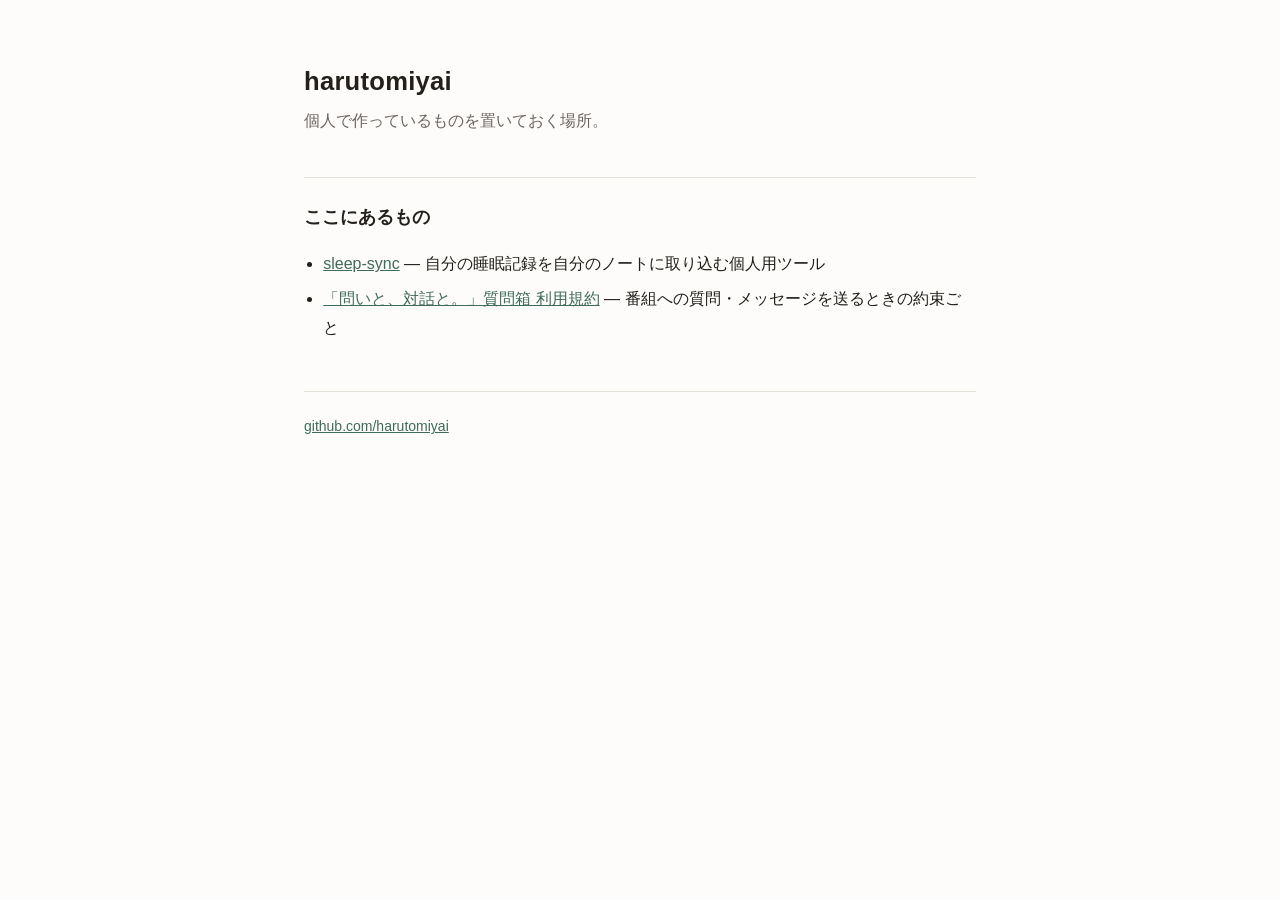
<file: index.html>
<!doctype html>
<html lang="ja">
<meta charset="utf-8">
<meta name="viewport" content="width=device-width, initial-scale=1">
<title>harutomiyai</title>
<link rel="stylesheet" href="/style.css">
<main>
  <h1>harutomiyai</h1>
  <p class="lede">個人で作っているものを置いておく場所。</p>
  <h2>ここにあるもの</h2>
  <ul>
    <li><a href="/sleep-sync/">sleep-sync</a> — 自分の睡眠記録を自分のノートに取り込む個人用ツール</li>
    <li><a href="/podcast/terms.html">「問いと、対話と。」質問箱 利用規約</a> — 番組への質問・メッセージを送るときの約束ごと</li>
  </ul>
  <p class="meta"><a href="https://github.com/harutomiyai">github.com/harutomiyai</a></p>
</main>
</file>
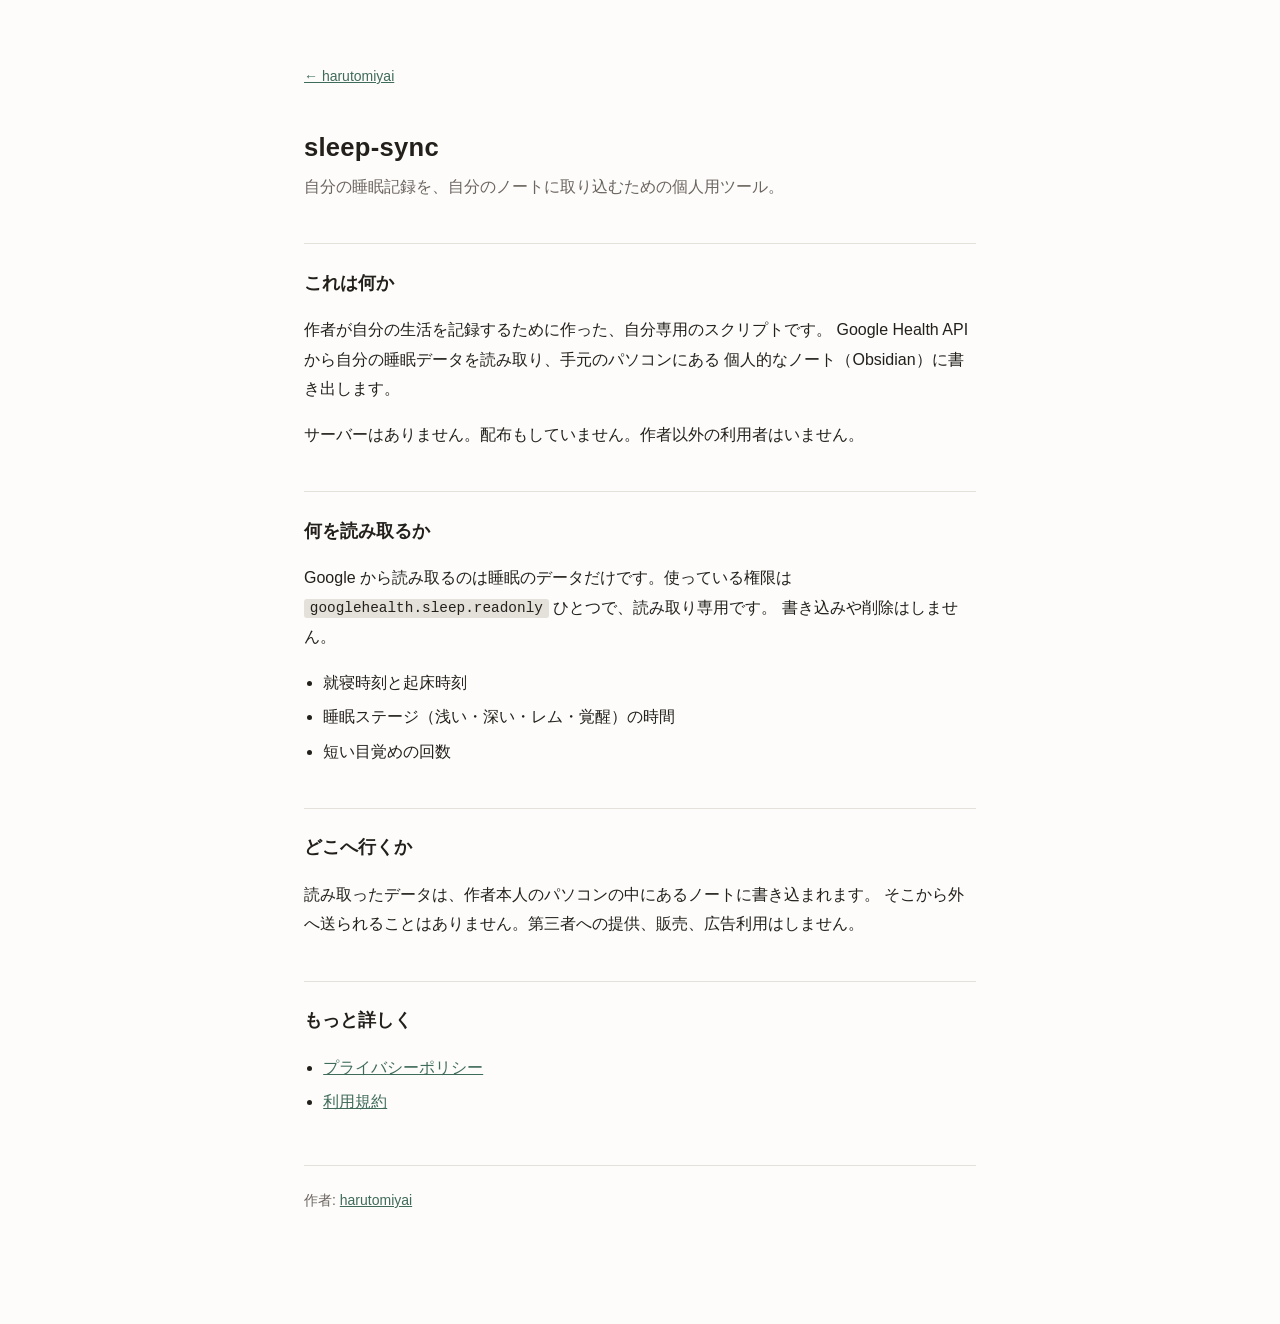
<file: sleep-sync/index.html>
<!doctype html>
<html lang="ja">
<meta charset="utf-8">
<meta name="viewport" content="width=device-width, initial-scale=1">
<title>sleep-sync</title>
<link rel="stylesheet" href="/style.css">
<main>
  <nav><a href="/">← harutomiyai</a></nav>
  <h1>sleep-sync</h1>
  <p class="lede">自分の睡眠記録を、自分のノートに取り込むための個人用ツール。</p>

  <h2>これは何か</h2>
  <p>
    作者が自分の生活を記録するために作った、自分専用のスクリプトです。
    Google Health API から自分の睡眠データを読み取り、手元のパソコンにある
    個人的なノート（Obsidian）に書き出します。
  </p>
  <p>
    サーバーはありません。配布もしていません。作者以外の利用者はいません。
  </p>

  <h2>何を読み取るか</h2>
  <p>
    Google から読み取るのは睡眠のデータだけです。使っている権限は
    <code>googlehealth.sleep.readonly</code> ひとつで、読み取り専用です。
    書き込みや削除はしません。
  </p>
  <ul>
    <li>就寝時刻と起床時刻</li>
    <li>睡眠ステージ（浅い・深い・レム・覚醒）の時間</li>
    <li>短い目覚めの回数</li>
  </ul>

  <h2>どこへ行くか</h2>
  <p>
    読み取ったデータは、作者本人のパソコンの中にあるノートに書き込まれます。
    そこから外へ送られることはありません。第三者への提供、販売、広告利用はしません。
  </p>

  <h2>もっと詳しく</h2>
  <ul>
    <li><a href="/sleep-sync/privacy.html">プライバシーポリシー</a></li>
    <li><a href="/sleep-sync/terms.html">利用規約</a></li>
  </ul>

  <p class="meta">
    作者: <a href="https://github.com/harutomiyai">harutomiyai</a>
  </p>
</main>
</file>
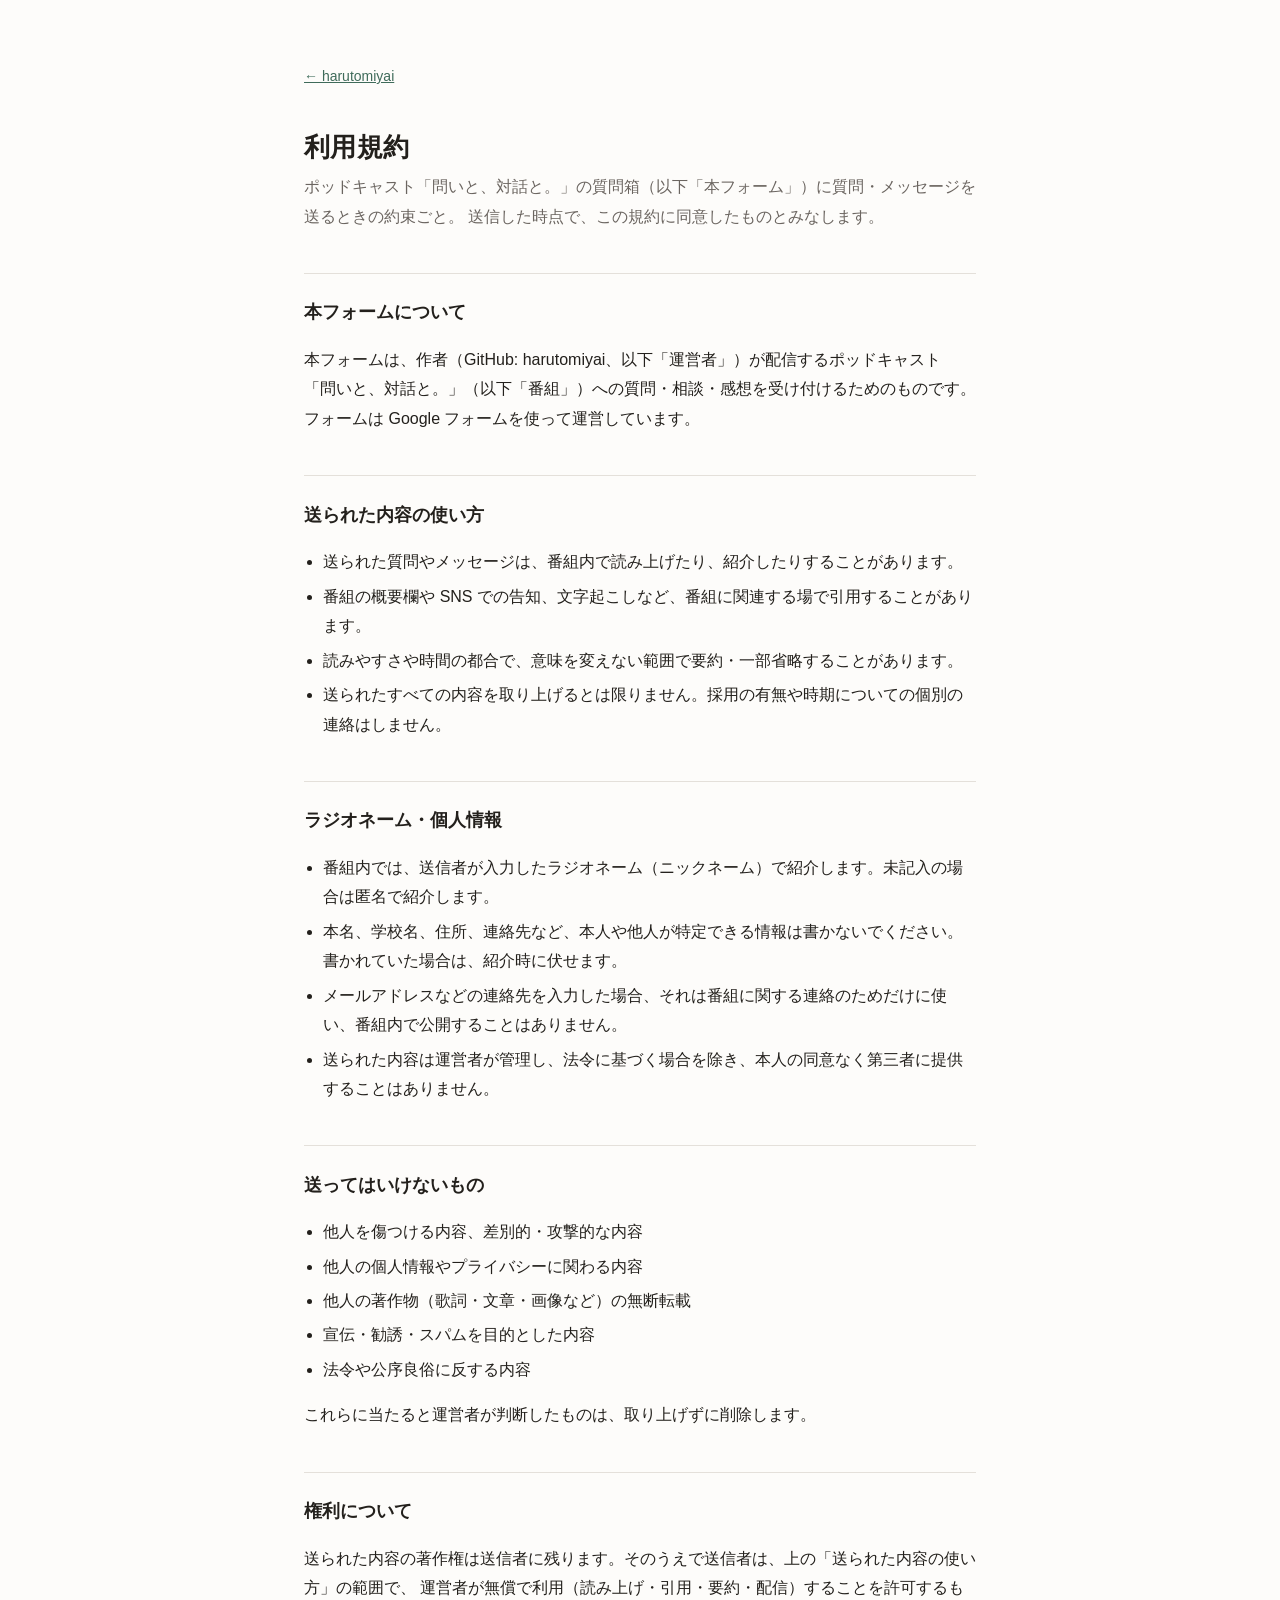
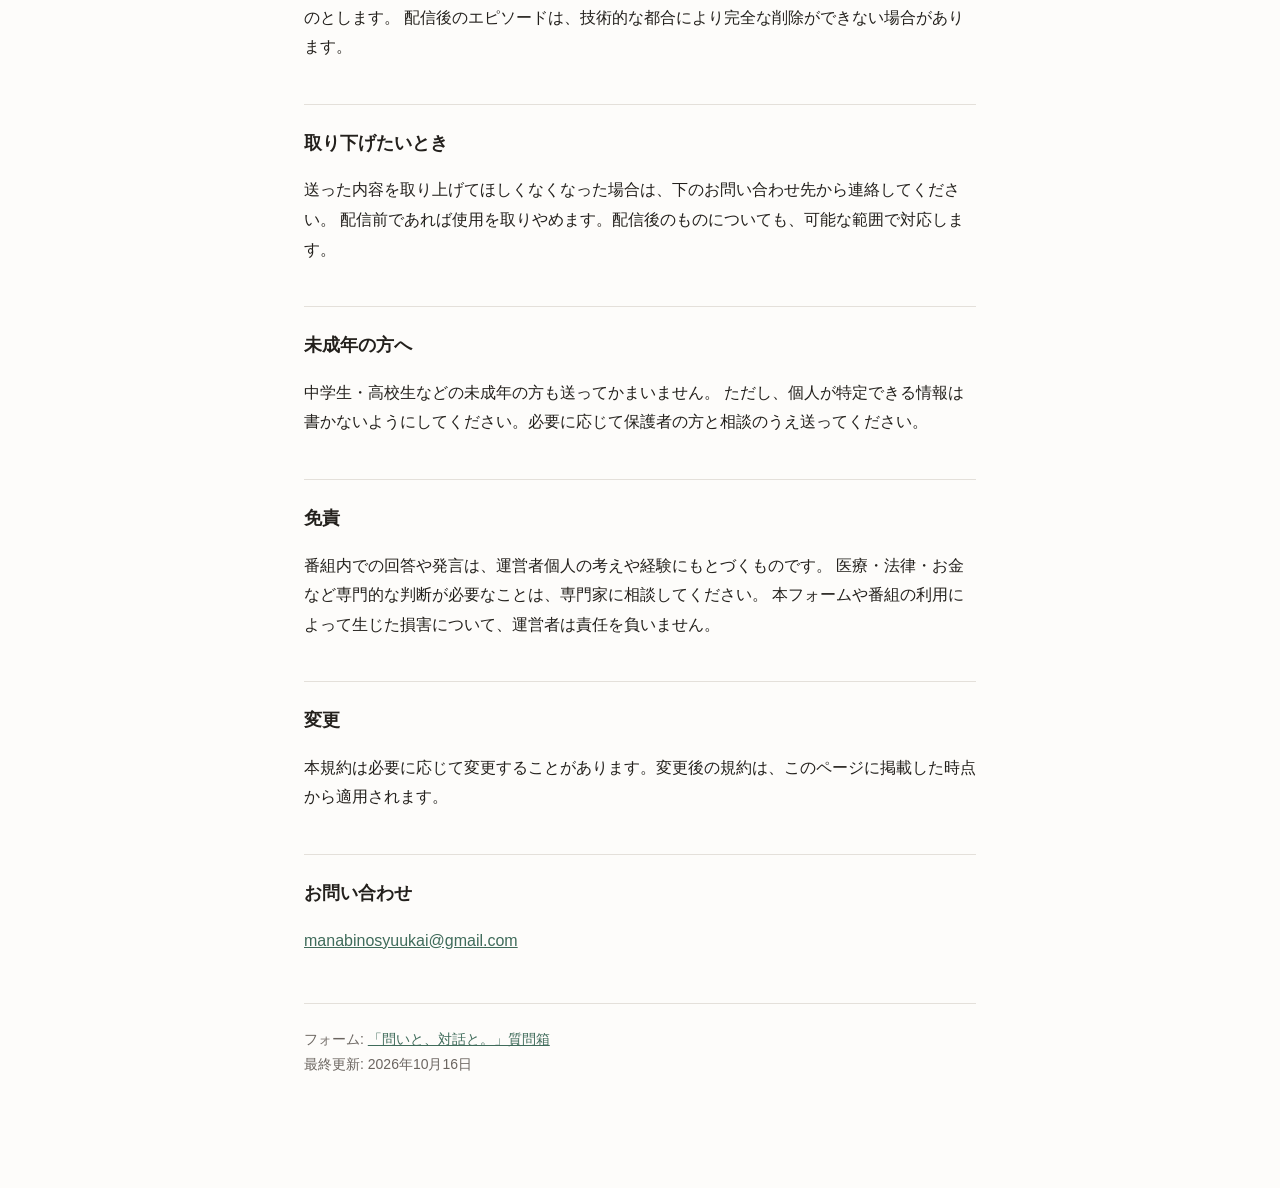
<file: podcast/terms.html>
<!doctype html>
<html lang="ja">
<meta charset="utf-8">
<meta name="viewport" content="width=device-width, initial-scale=1">
<title>利用規約 — 問いと、対話と。</title>
<link rel="stylesheet" href="/style.css">
<main>
  <nav><a href="/">← harutomiyai</a></nav>
  <h1>利用規約</h1>
  <p class="lede">
    ポッドキャスト「問いと、対話と。」の質問箱（以下「本フォーム」）に質問・メッセージを送るときの約束ごと。
    送信した時点で、この規約に同意したものとみなします。
  </p>

  <h2>本フォームについて</h2>
  <p>
    本フォームは、作者（GitHub: harutomiyai、以下「運営者」）が配信するポッドキャスト
    「問いと、対話と。」（以下「番組」）への質問・相談・感想を受け付けるためのものです。
    フォームは Google フォームを使って運営しています。
  </p>

  <h2>送られた内容の使い方</h2>
  <ul>
    <li>送られた質問やメッセージは、番組内で読み上げたり、紹介したりすることがあります。</li>
    <li>番組の概要欄や SNS での告知、文字起こしなど、番組に関連する場で引用することがあります。</li>
    <li>読みやすさや時間の都合で、意味を変えない範囲で要約・一部省略することがあります。</li>
    <li>送られたすべての内容を取り上げるとは限りません。採用の有無や時期についての個別の連絡はしません。</li>
  </ul>

  <h2>ラジオネーム・個人情報</h2>
  <ul>
    <li>番組内では、送信者が入力したラジオネーム（ニックネーム）で紹介します。未記入の場合は匿名で紹介します。</li>
    <li>本名、学校名、住所、連絡先など、本人や他人が特定できる情報は書かないでください。書かれていた場合は、紹介時に伏せます。</li>
    <li>メールアドレスなどの連絡先を入力した場合、それは番組に関する連絡のためだけに使い、番組内で公開することはありません。</li>
    <li>送られた内容は運営者が管理し、法令に基づく場合を除き、本人の同意なく第三者に提供することはありません。</li>
  </ul>

  <h2>送ってはいけないもの</h2>
  <ul>
    <li>他人を傷つける内容、差別的・攻撃的な内容</li>
    <li>他人の個人情報やプライバシーに関わる内容</li>
    <li>他人の著作物（歌詞・文章・画像など）の無断転載</li>
    <li>宣伝・勧誘・スパムを目的とした内容</li>
    <li>法令や公序良俗に反する内容</li>
  </ul>
  <p>これらに当たると運営者が判断したものは、取り上げずに削除します。</p>

  <h2>権利について</h2>
  <p>
    送られた内容の著作権は送信者に残ります。そのうえで送信者は、上の「送られた内容の使い方」の範囲で、
    運営者が無償で利用（読み上げ・引用・要約・配信）することを許可するものとします。
    配信後のエピソードは、技術的な都合により完全な削除ができない場合があります。
  </p>

  <h2>取り下げたいとき</h2>
  <p>
    送った内容を取り上げてほしくなくなった場合は、下のお問い合わせ先から連絡してください。
    配信前であれば使用を取りやめます。配信後のものについても、可能な範囲で対応します。
  </p>

  <h2>未成年の方へ</h2>
  <p>
    中学生・高校生などの未成年の方も送ってかまいません。
    ただし、個人が特定できる情報は書かないようにしてください。必要に応じて保護者の方と相談のうえ送ってください。
  </p>

  <h2>免責</h2>
  <p>
    番組内での回答や発言は、運営者個人の考えや経験にもとづくものです。
    医療・法律・お金など専門的な判断が必要なことは、専門家に相談してください。
    本フォームや番組の利用によって生じた損害について、運営者は責任を負いません。
  </p>

  <h2>変更</h2>
  <p>本規約は必要に応じて変更することがあります。変更後の規約は、このページに掲載した時点から適用されます。</p>

  <h2>お問い合わせ</h2>
  <p><a href="mailto:manabinosyuukai@gmail.com">manabinosyuukai@gmail.com</a></p>

  <p class="meta">
    フォーム: <a href="https://forms.gle/g9gMB6JhNDCc6LJQ9">「問いと、対話と。」質問箱</a><br>
    最終更新: 2026年10月16日
  </p>
</main>
</file>
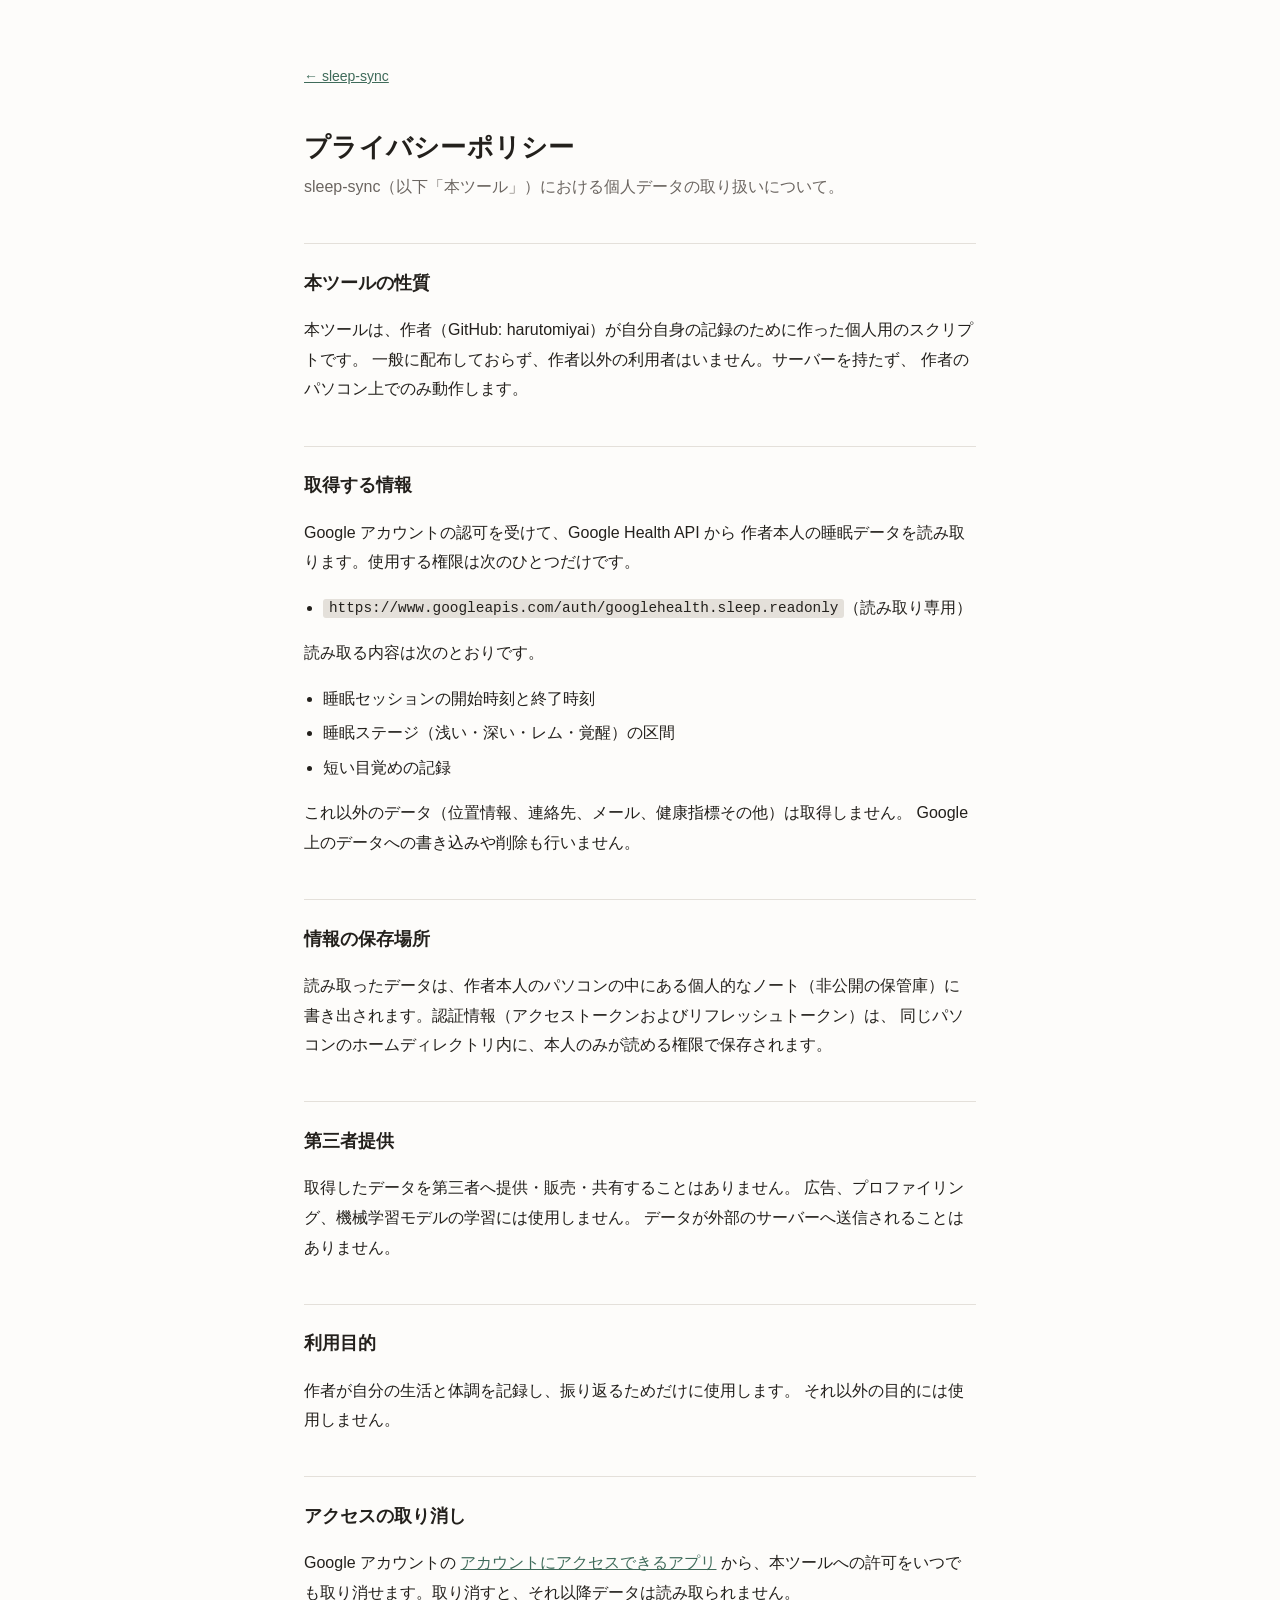
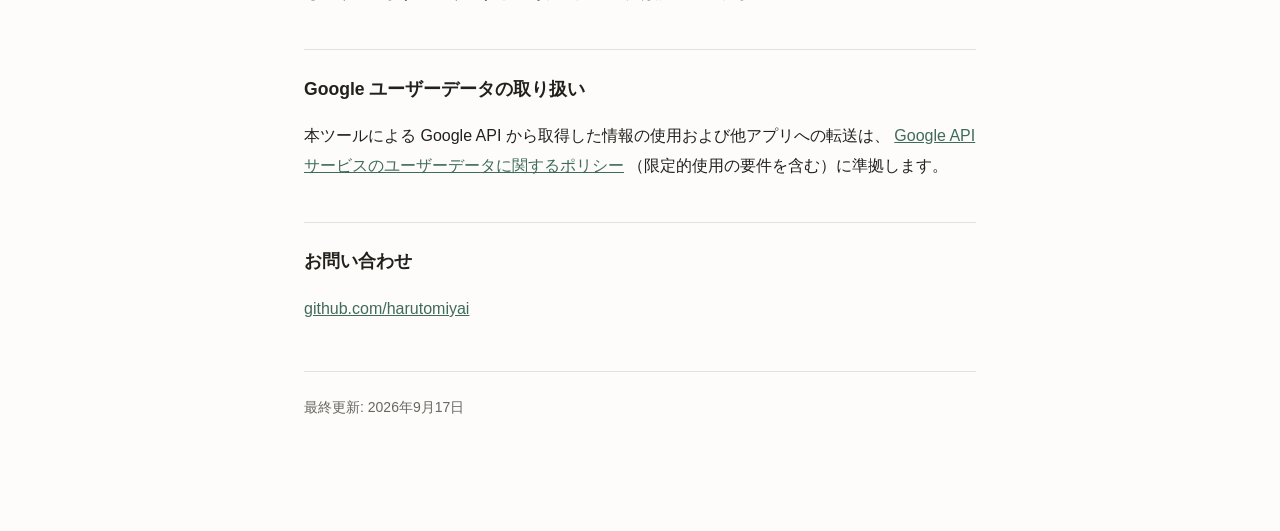
<file: sleep-sync/privacy.html>
<!doctype html>
<html lang="ja">
<meta charset="utf-8">
<meta name="viewport" content="width=device-width, initial-scale=1">
<title>プライバシーポリシー — sleep-sync</title>
<link rel="stylesheet" href="/style.css">
<main>
  <nav><a href="/sleep-sync/">← sleep-sync</a></nav>
  <h1>プライバシーポリシー</h1>
  <p class="lede">sleep-sync（以下「本ツール」）における個人データの取り扱いについて。</p>

  <h2>本ツールの性質</h2>
  <p>
    本ツールは、作者（GitHub: harutomiyai）が自分自身の記録のために作った個人用のスクリプトです。
    一般に配布しておらず、作者以外の利用者はいません。サーバーを持たず、
    作者のパソコン上でのみ動作します。
  </p>

  <h2>取得する情報</h2>
  <p>
    Google アカウントの認可を受けて、Google Health API から
    作者本人の睡眠データを読み取ります。使用する権限は次のひとつだけです。
  </p>
  <ul>
    <li><code>https://www.googleapis.com/auth/googlehealth.sleep.readonly</code>（読み取り専用）</li>
  </ul>
  <p>読み取る内容は次のとおりです。</p>
  <ul>
    <li>睡眠セッションの開始時刻と終了時刻</li>
    <li>睡眠ステージ（浅い・深い・レム・覚醒）の区間</li>
    <li>短い目覚めの記録</li>
  </ul>
  <p>
    これ以外のデータ（位置情報、連絡先、メール、健康指標その他）は取得しません。
    Google 上のデータへの書き込みや削除も行いません。
  </p>

  <h2>情報の保存場所</h2>
  <p>
    読み取ったデータは、作者本人のパソコンの中にある個人的なノート（非公開の保管庫）に
    書き出されます。認証情報（アクセストークンおよびリフレッシュトークン）は、
    同じパソコンのホームディレクトリ内に、本人のみが読める権限で保存されます。
  </p>

  <h2>第三者提供</h2>
  <p>
    取得したデータを第三者へ提供・販売・共有することはありません。
    広告、プロファイリング、機械学習モデルの学習には使用しません。
    データが外部のサーバーへ送信されることはありません。
  </p>

  <h2>利用目的</h2>
  <p>
    作者が自分の生活と体調を記録し、振り返るためだけに使用します。
    それ以外の目的には使用しません。
  </p>

  <h2>アクセスの取り消し</h2>
  <p>
    Google アカウントの
    <a href="https://myaccount.google.com/permissions">アカウントにアクセスできるアプリ</a>
    から、本ツールへの許可をいつでも取り消せます。取り消すと、それ以降データは読み取られません。
  </p>

  <h2>Google ユーザーデータの取り扱い</h2>
  <p>
    本ツールによる Google API から取得した情報の使用および他アプリへの転送は、
    <a href="https://developers.google.com/terms/api-services-user-data-policy">Google API サービスのユーザーデータに関するポリシー</a>
    （限定的使用の要件を含む）に準拠します。
  </p>

  <h2>お問い合わせ</h2>
  <p><a href="https://github.com/harutomiyai">github.com/harutomiyai</a></p>

  <p class="meta">最終更新: 2026年9月17日</p>
</main>
</file>
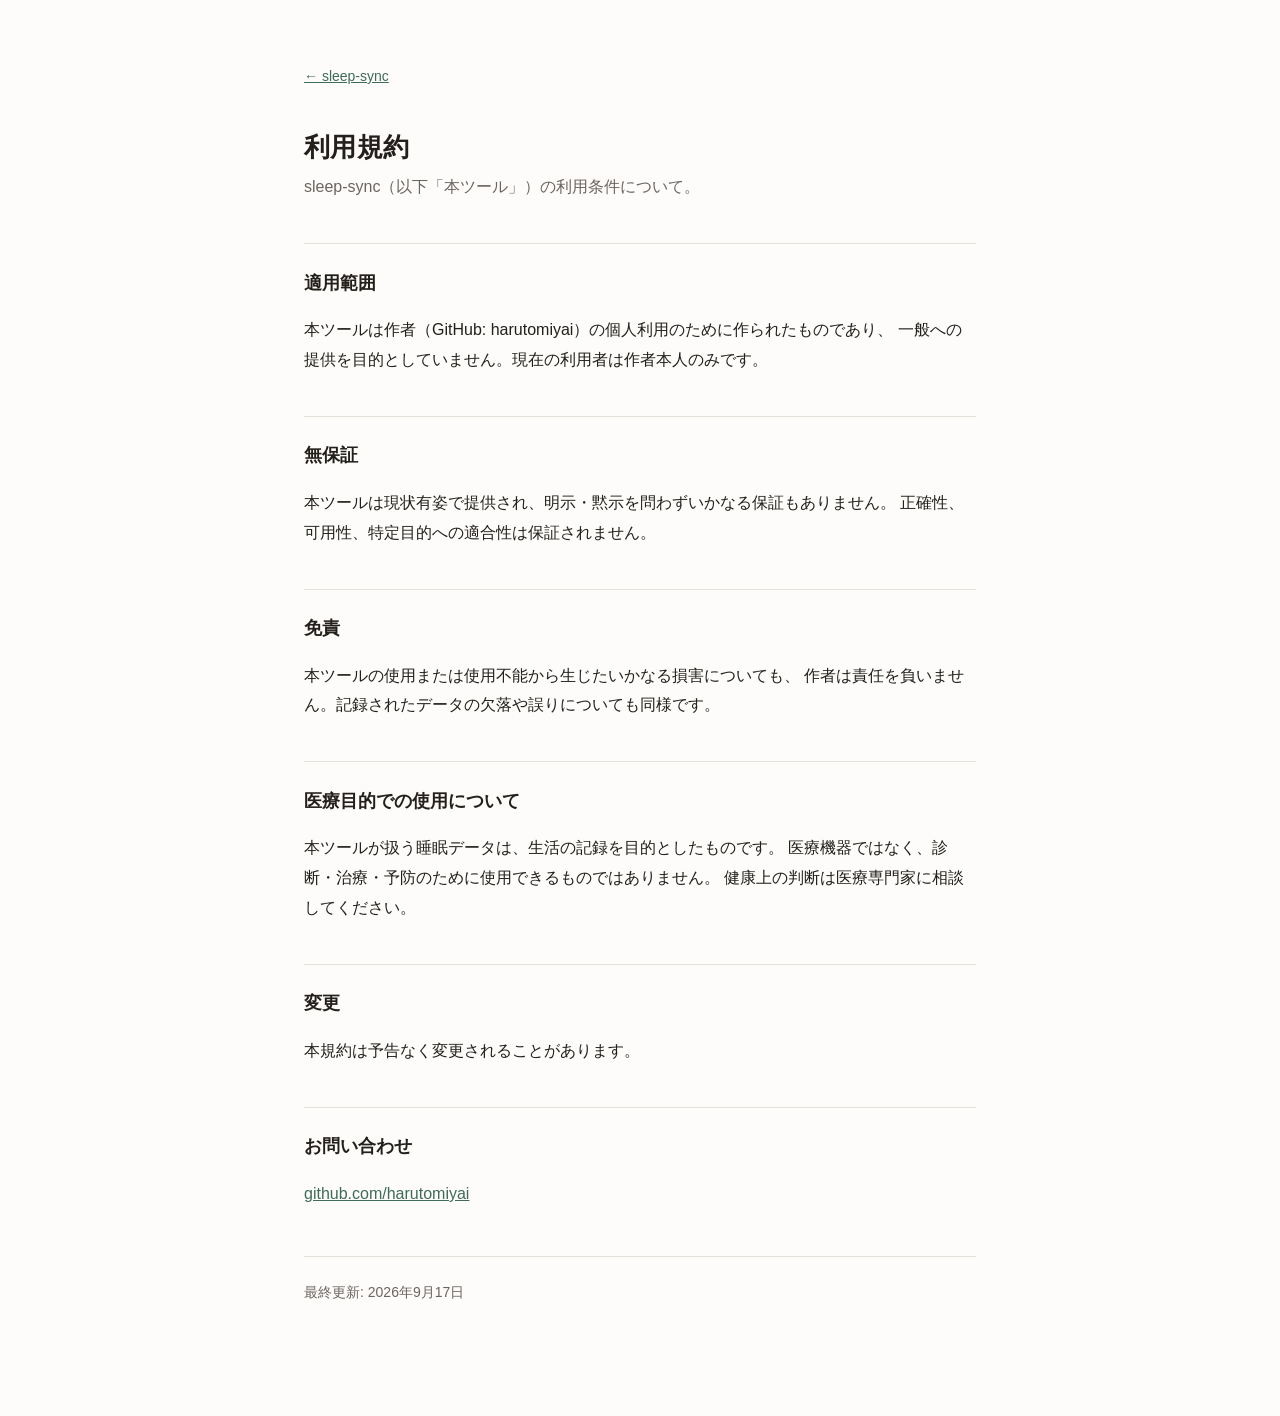
<file: sleep-sync/terms.html>
<!doctype html>
<html lang="ja">
<meta charset="utf-8">
<meta name="viewport" content="width=device-width, initial-scale=1">
<title>利用規約 — sleep-sync</title>
<link rel="stylesheet" href="/style.css">
<main>
  <nav><a href="/sleep-sync/">← sleep-sync</a></nav>
  <h1>利用規約</h1>
  <p class="lede">sleep-sync（以下「本ツール」）の利用条件について。</p>

  <h2>適用範囲</h2>
  <p>
    本ツールは作者（GitHub: harutomiyai）の個人利用のために作られたものであり、
    一般への提供を目的としていません。現在の利用者は作者本人のみです。
  </p>

  <h2>無保証</h2>
  <p>
    本ツールは現状有姿で提供され、明示・黙示を問わずいかなる保証もありません。
    正確性、可用性、特定目的への適合性は保証されません。
  </p>

  <h2>免責</h2>
  <p>
    本ツールの使用または使用不能から生じたいかなる損害についても、
    作者は責任を負いません。記録されたデータの欠落や誤りについても同様です。
  </p>

  <h2>医療目的での使用について</h2>
  <p>
    本ツールが扱う睡眠データは、生活の記録を目的としたものです。
    医療機器ではなく、診断・治療・予防のために使用できるものではありません。
    健康上の判断は医療専門家に相談してください。
  </p>

  <h2>変更</h2>
  <p>本規約は予告なく変更されることがあります。</p>

  <h2>お問い合わせ</h2>
  <p><a href="https://github.com/harutomiyai">github.com/harutomiyai</a></p>

  <p class="meta">最終更新: 2026年9月17日</p>
</main>
</file>
<file: style.css>
:root {
  --bg: #fdfcfa;
  --fg: #23201c;
  --muted: #6b6560;
  --rule: #e4e0da;
  --link: #3f6b5a;
}
@media (prefers-color-scheme: dark) {
  :root {
    --bg: #17191a;
    --fg: #e8e5e0;
    --muted: #9a948c;
    --rule: #2e3133;
    --link: #8fc4ac;
  }
}
* { box-sizing: border-box; }
body {
  background: var(--bg);
  color: var(--fg);
  font-family: -apple-system, BlinkMacSystemFont, "Hiragino Sans", "Noto Sans JP", sans-serif;
  line-height: 1.85;
  margin: 0;
  padding: 4rem 16px 6rem;
  font-size: 16px;
  -webkit-text-size-adjust: 100%;
}
main { max-width: 42rem; margin: 0 auto; }
h1 { font-size: 1.6rem; line-height: 1.4; margin: 0 0 .4rem; letter-spacing: .01em; }
h2 { font-size: 1.1rem; margin: 2.6rem 0 .6rem; padding-top: 1.4rem; border-top: 1px solid var(--rule); }
p, li { color: var(--fg); }
ul { padding-left: 1.2rem; }
li { margin: .3rem 0; }
a { color: var(--link); }
.lede { color: var(--muted); margin: 0 0 2rem; }
.meta { color: var(--muted); font-size: .875rem; margin-top: 3rem; padding-top: 1.4rem; border-top: 1px solid var(--rule); }
code { background: var(--rule); padding: .1em .4em; border-radius: 3px; font-size: .9em; }
nav { margin-bottom: 2.5rem; font-size: .875rem; }
nav a { margin-right: 1rem; }
</file>
